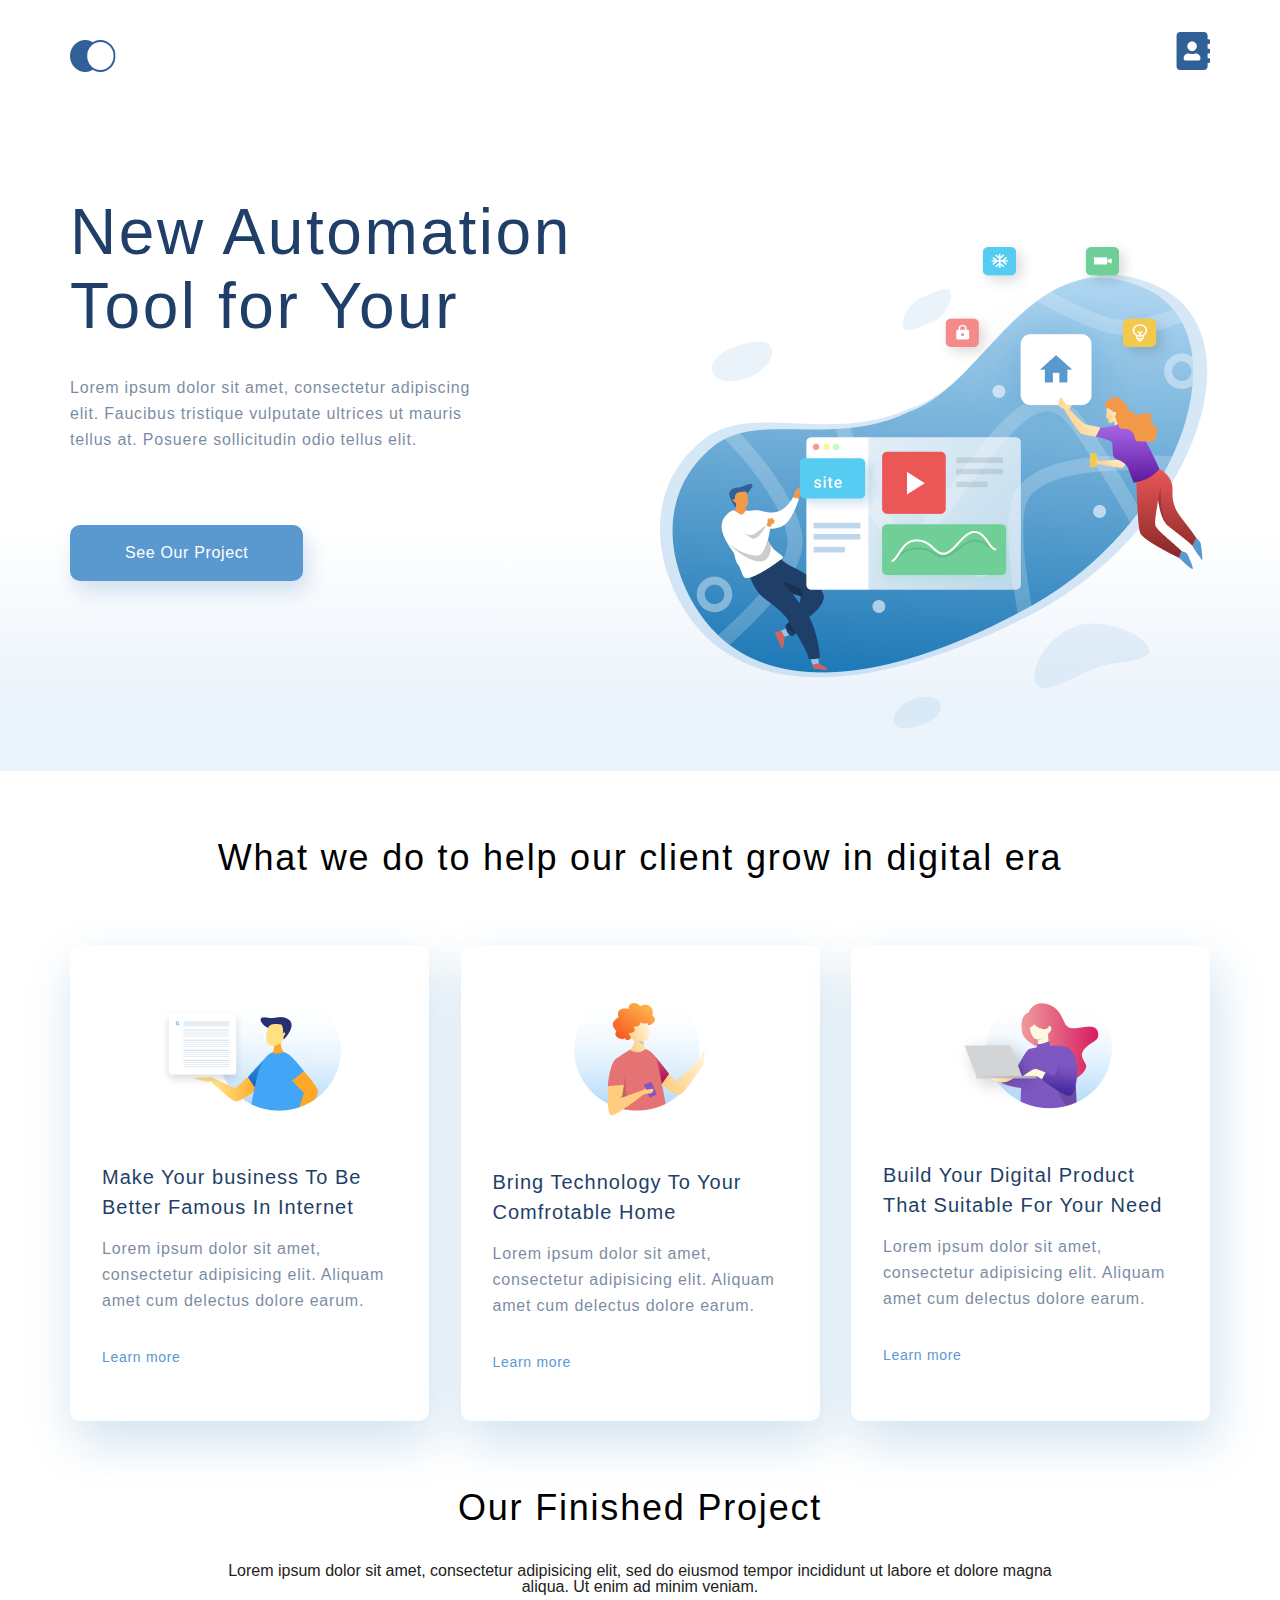
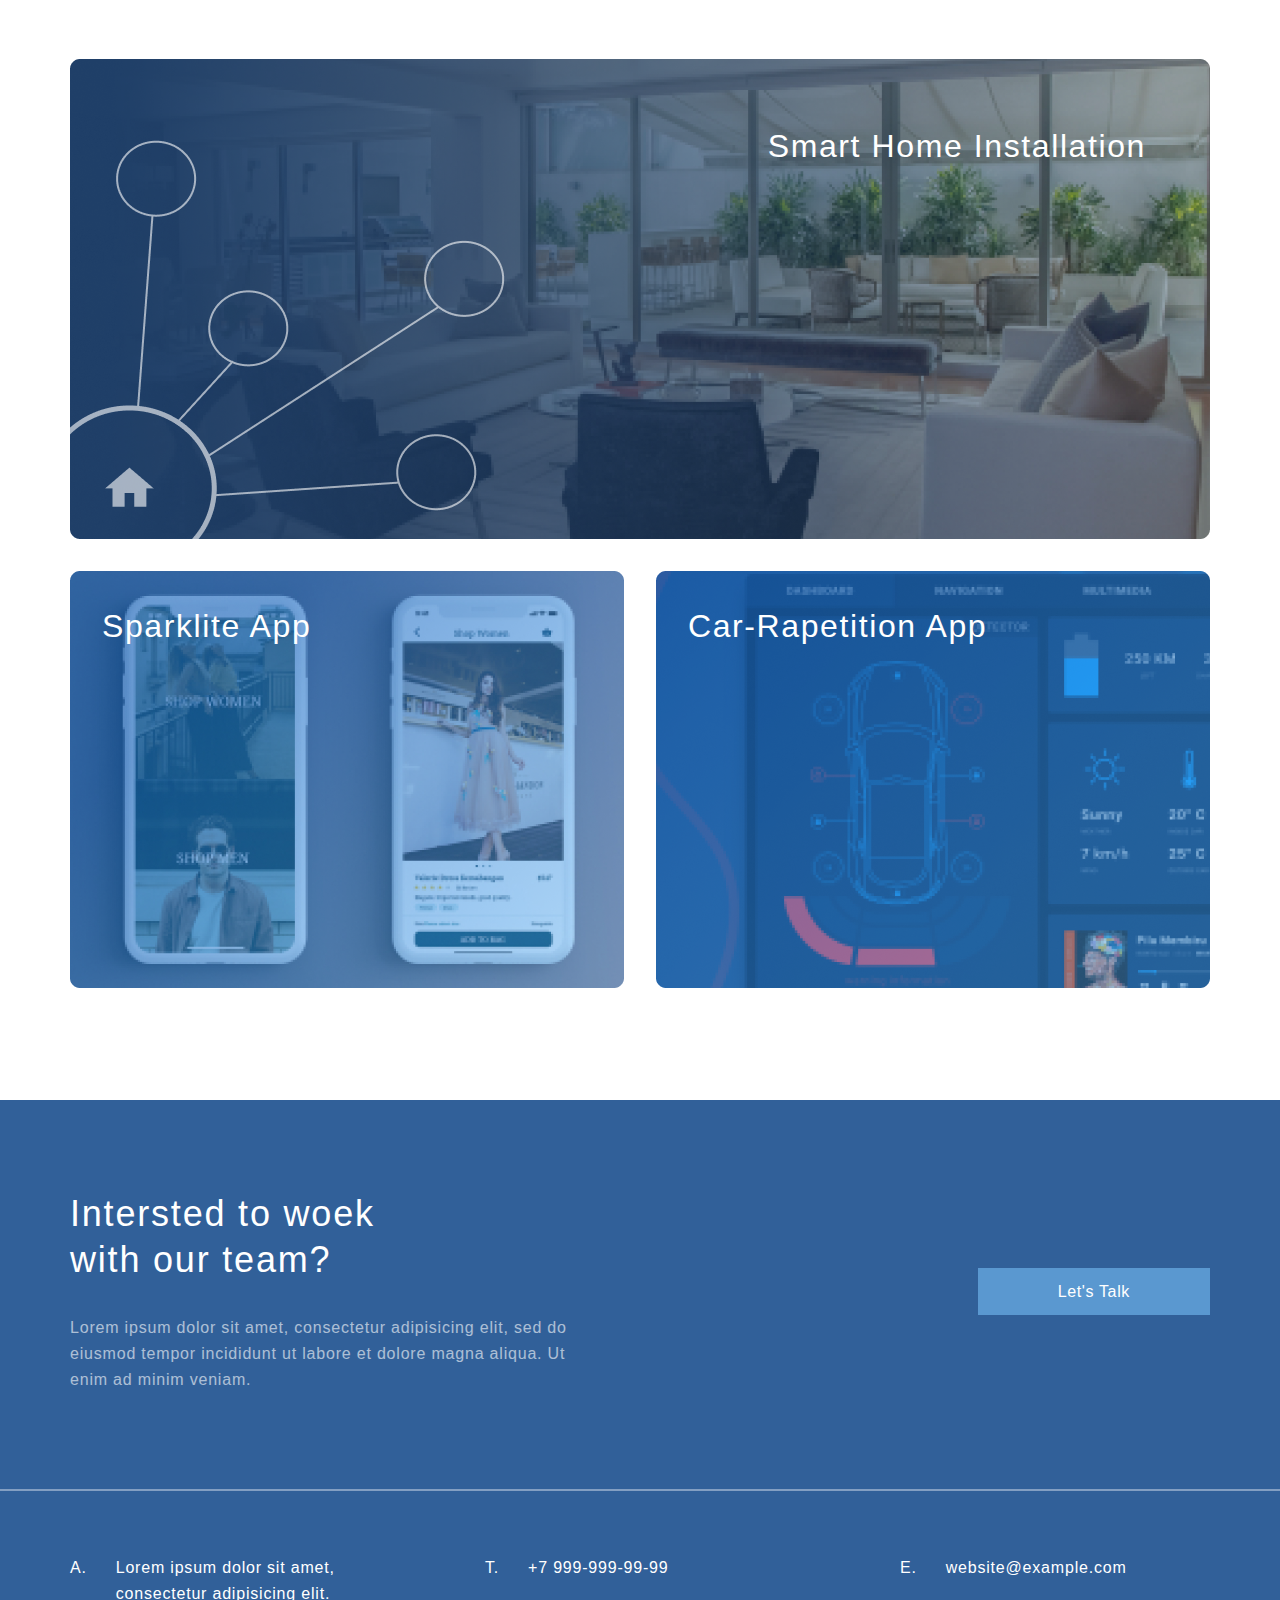
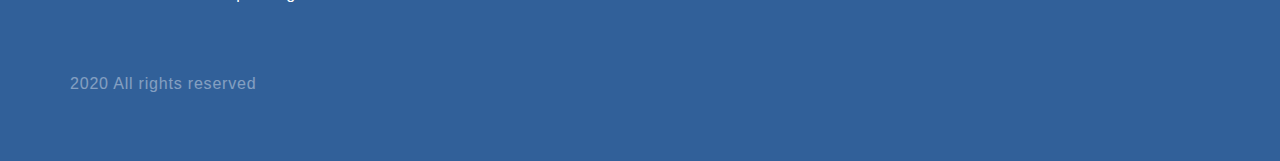
<file: index.html>
<!DOCTYPE html>
<html lang="en">
<head>
    <meta charset="UTF-8">
    <meta name="viewport" content="width=device-width, initial-scale=1.0">
    <title>Главная</title>
    <link rel="stylesheet" href="css/style.css">
</head>

<body>
<div class="wrapper">
    <div class="header">
        <div class="container ">
            <div class="header__row">
                <ul class="menu">
                    <li class="menu__item"><a href="index.html"><img src="img/menu/logo.svg" alt="logo"></a></li>
                    <li class="menu__item"><a href="contacts.html"><img src="img/menu/contacts.svg" alt="contacts"></a>
                    </li>
                </ul>
                <div class="header__info">
                    <h1 class="header__heading">New Automation Tool for Your</h1>
                    <p class='header__text'>Lorem ipsum dolor sit amet, consectetur adipiscing elit. Faucibus tristique
                        vulputate ultrices ut mauris tellus at. Posuere sollicitudin odio tellus elit.</p>
                    <a class="header__button" href="#">See Our Project</a>
                </div>
            </div>
        </div>
    </div>

    <div class="content">
        <div class="what-we-do">
            <div class="container">
                <h3 class='what-we-do__heading'>What we do to help our client grow in digital era</h3>
                <div class="what-we-do__card-box">
                    <div class="card">
                        <img class="card__img" src="img/card-box/1.png" alt="black hair">
                        <h4 class='card__heading'>Make Your business To Be Better Famous In Internet</h4>
                        <p class='card__paragraph'>Lorem ipsum dolor sit amet, consectetur adipisicing elit. Aliquam
                            amet cum delectus dolore earum.</p>
                        <a class="card__link" href="#">Learn more</a>
                    </div>
                    <div class="card">
                        <img class="card__img" src="img/card-box/2.png" alt="orange hair">
                        <h4 class='card__heading'>Bring Technology To Your Comfrotable Home</h4>
                        <p class='card__paragraph'>Lorem ipsum dolor sit amet, consectetur adipisicing elit. Aliquam
                            amet cum delectus dolore earum.</p>
                        <a class="card__link" href="#">Learn more</a>
                    </div>
                    <div class="card">
                        <img class="card__img" src="img/card-box/3.png" alt="pink hair">
                        <h4 class='card__heading'>Build Your Digital Product That Suitable For Your Need</h4>
                        <p class='card__paragraph'>Lorem ipsum dolor sit amet, consectetur adipisicing elit. Aliquam
                            amet cum delectus dolore earum.</p>
                        <a class="card__link" href="#">Learn more</a>
                    </div>
                </div>
            </div>
        </div>

        <div class="project">
            <div class="container">
                <h3 class="project__heading">Our Finished Project</h3>
                <p class="project__paragraph">Lorem ipsum dolor sit amet, consectetur adipisicing elit, sed do
                    eiusmod
                    tempor incididunt ut labore et dolore magna aliqua. Ut enim ad minim veniam.</p>
                <div class="portfolio portfolio--margin-bottom">
                    <img class="portfolio__img" src="img/portfolio/1.png" alt="photo">
                    <p class="portfolio__text portfolio__text--top-right">
                        Smart Home Installation
                    </p>
                </div>
                <div class="project__row">
                    <div class="portfolio portfolio--margin-right">
                        <img class="portfolio__img" src="img/portfolio/2.png" alt="photo">
                        <p class="portfolio__text portfolio__text--top-left">Sparklite App</p>
                    </div>
                    <div class="portfolio">
                        <img class="portfolio__img" src="img/portfolio/3.png" alt="photo">
                        <p class="portfolio__text portfolio__text--top-left">Car-Rapetition App</p>
                    </div>
                </div>
            </div>
        </div>
    </div>

    <div class="footer">
        <div class="container">
            <div class="footer-top">
                <div class="footer-top__left-side">
                    <h3 class="footer-top__header">Intersted to woek with our team?</h3>
                    <p class="footer-top__paragraph">Lorem ipsum dolor sit amet, consectetur adipisicing elit, sed do
                        eiusmod tempor incididunt ut
                        labore et dolore magna aliqua. Ut enim ad minim veniam.</p>
                </div>
                <div class="footer-top__right-side">
                    <a class="footer-top__button" href="#">Let's Talk</a>
                </div>
            </div>
        </div>
        <hr class="footer__hr">
        <div class="container">
            <div class="footer-bottom">
                <ul class="footer-bottom__list">
                    <li class="footer-bottom__item footer-bottom__item--first">Lorem ipsum dolor sit amet, consectetur adipisicing elit.</li>
                    <li class="footer-bottom__item footer-bottom__item--second">+7 999-999-99-99</li>
                    <li class="footer-bottom__item footer-bottom__item--third">website@example.com</li>
                </ul>
                <p class="footer-bottom__paragraph">2020 All rights reserved</p>
            </div>
        </div>
    </div>
</div>

</body>

</html>
</file>
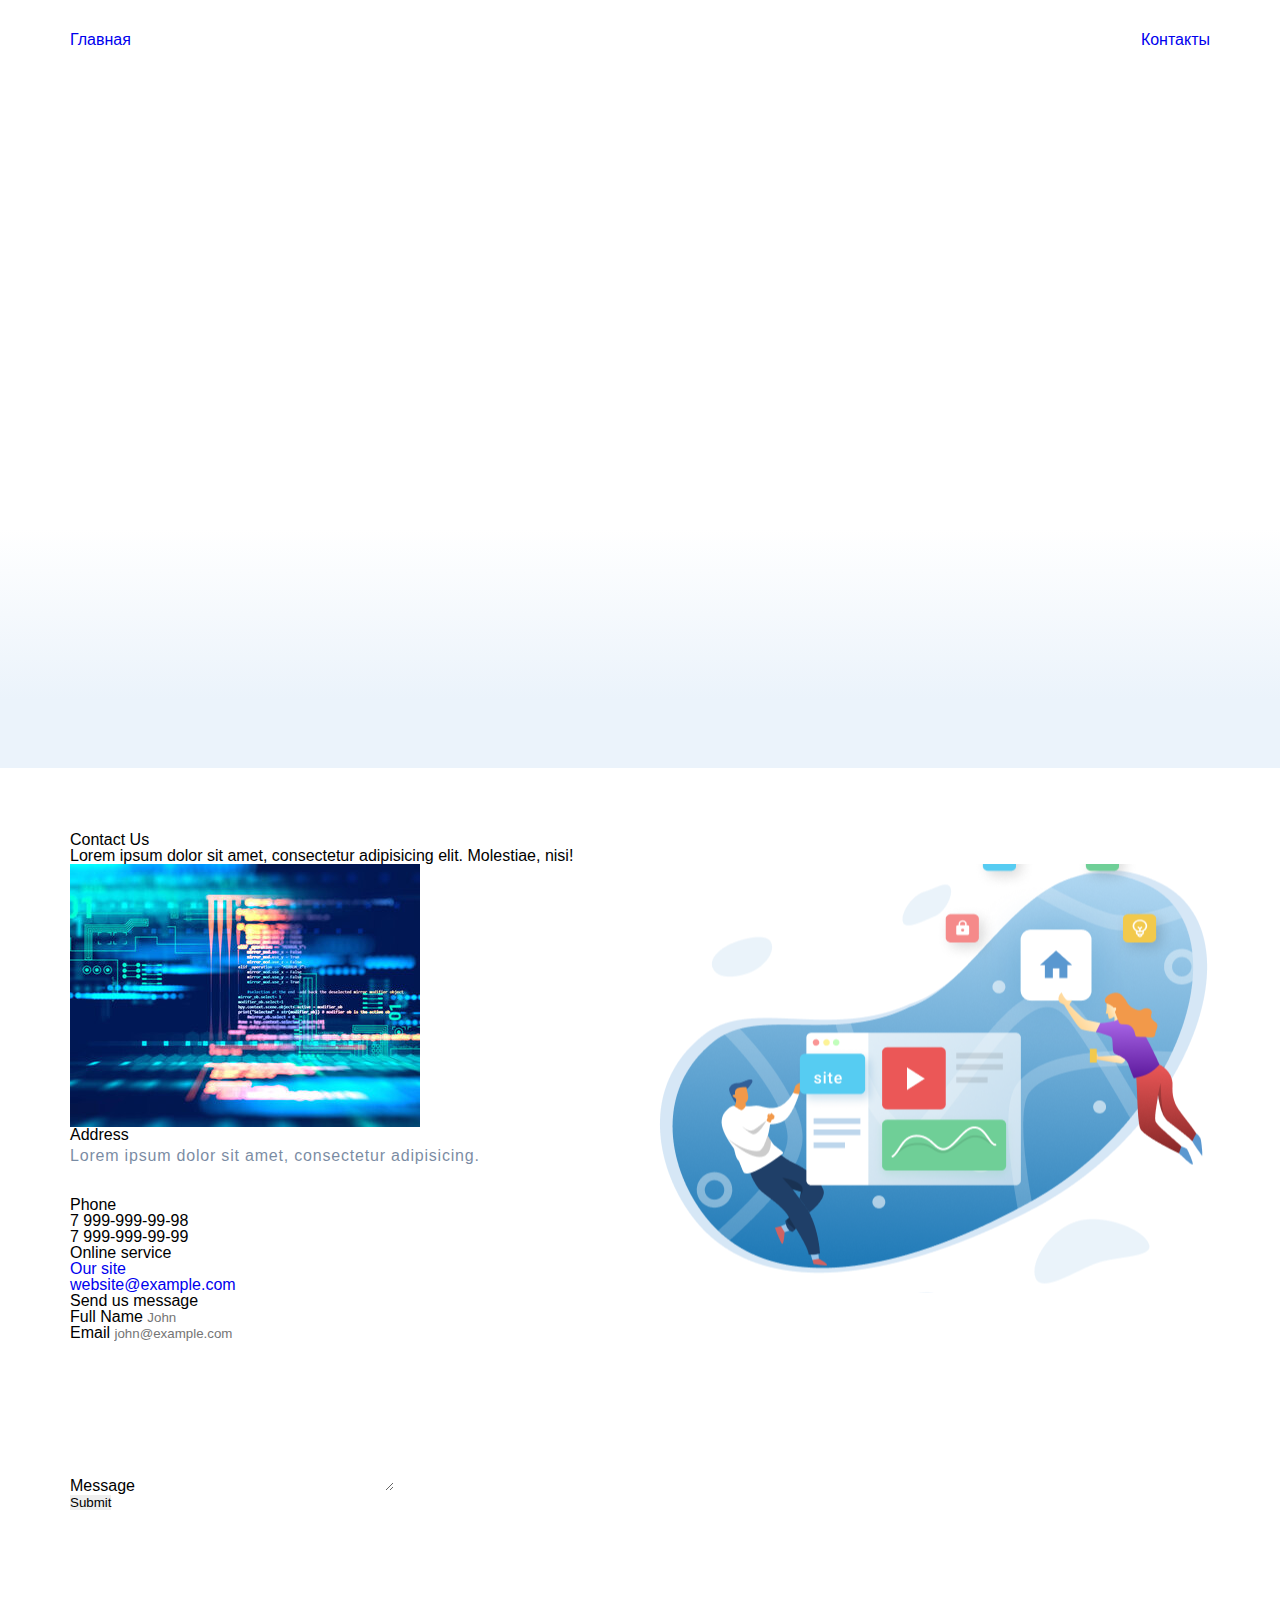
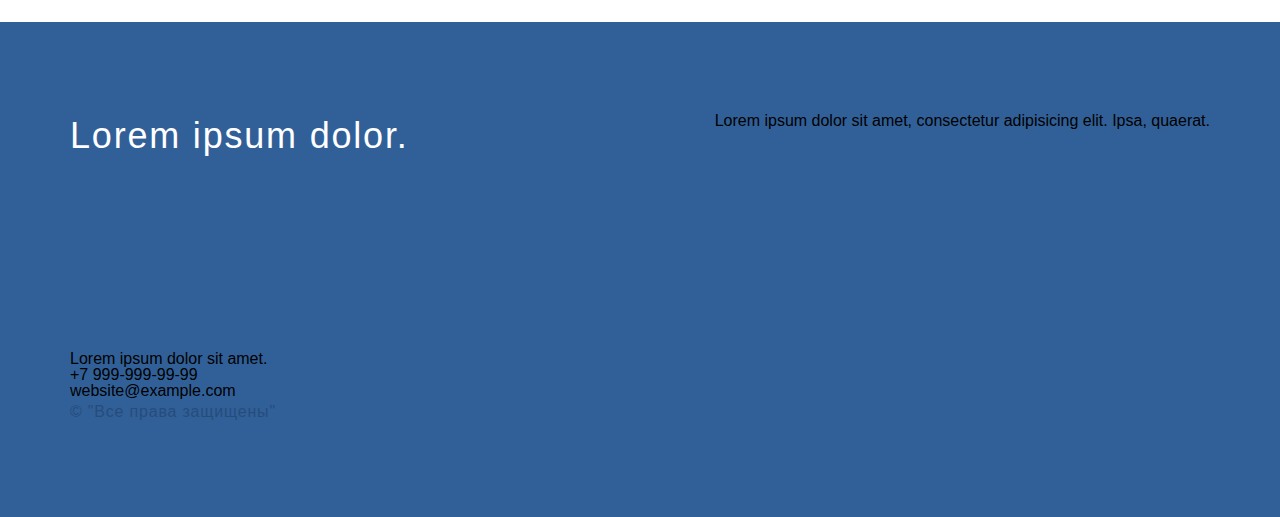
<file: contacts.html>
<!DOCTYPE html>
<html lang="en">
<head>
    <meta charset="UTF-8">
    <meta name="viewport" content="width=device-width, initial-scale=1.0">
    <meta http-equiv="X-UA-Compatible" content="ie-edge">
    <title>Контакты</title>
    <link rel="stylesheet" href="css/style.css">
</head>

<body>
<div class="wrapper">
    <div class="header">
        <div class="container">
            <ul class="menu">
                <li class="menu_item"><a href="index.html">Главная</a></li>
                <li class="menu_item"><a href="contacts.html">Контакты</a></li>
            </ul>
        </div>
    </div>

    <div class="content">
        <div class="what-we-do container">
            <div class="contact-header">
                <h2>Contact Us</h2>
                <p>Lorem ipsum dolor sit amet, consectetur adipisicing elit. Molestiae, nisi!</p>
            </div>
            <div class="contact">
                <div class="header__info">
                    <div class="info-img">
                        <img src="img/desktop.jpg" alt="desktop">
                    </div>
                    <div class="info-section">
                        <h4 class="h4-header">Address</h4>
                        <p class="card__paragraph">Lorem ipsum dolor sit amet, consectetur adipisicing.</p>
                    </div>
                    <div class="info-section">
                        <h4 class="h4-header">Phone</h4>
                        <ul>
                            <li>7 999-999-99-98</li>
                            <li>7 999-999-99-99</li>
                        </ul>
                    </div>
                    <div class="info-section">
                        <h4 class="h4-header">Online service</h4>
                        <ul>
                            <li><a href="https://www.servicesonline.opm.gov/" target="_blank">Our site</a></li>
                            <li><a href="mailto: website@example.com">website@example.com</a></li>
                        </ul>
                    </div>
                </div>
                <div class="form">
                    <h4 class="h4-header">Send us message</h4>
                    <form action="#">
                        <label>Full Name <input class="input-text" type="text" placeholder="John"></label><br>
                        <label>Email <input class="input-text" type="email" placeholder="john@example.com"></label><br>
                        <label>Message <textarea class="input-text" cols="30" rows="10"></textarea></label><br>
                        <button class="submit-button" type="submit">Submit</button>
                    </form>
                </div>
            </div>
            <div class="map">
                <script type="text/javascript" charset="utf-8" async src="https://api-maps.yandex.ru/services/constructor/1.0/js/?um=constructor%3Aac4f6e0edeabcd543a647a915bfa9636dccca03db03289a43f79887f810ea6d3&amp;width=100%25&amp;height=380&amp;lang=ru_RU&amp;scroll=true"></script>
            </div>
        </div>
    </div>

    <div class="footer">
        <div class="container">
            <div class="footer-top">
                <h3 class='footer-top__header'>Lorem ipsum dolor.</h3>
                <p>Lorem ipsum dolor sit amet, consectetur adipisicing elit. Ipsa, quaerat.</p>
            </div>
            <hr>
            <div class="footer-bottom">
                <ul class="footer-list">
                    <li class="footer-list__item">Lorem ipsum dolor sit amet.</li>
                    <li class="footer-list__item">+7 999-999-99-99</li>
                    <li class="footer-list__item">website@example.com</li>
                </ul>
                <div class="footer-bottom__copyright">
                    <p class='card__paragraph'>&copy; &quot;Все права защищены&quot;</p>
                </div>
            </div>
        </div>
    </div>
</div>
</body>

</html>
</file>
<file: css/style.css>
* {
  padding: 0;
  margin: 0;
  border: 0;
}

*, *:before, *:after {
  -moz-box-sizing: border-box;
  -webkit-box-sizing: border-box;
  box-sizing: border-box;
}

:focus, :active {
  outline: none;
}

a:focus, a:active {
  outline: none;
}

nav, footer, header, aside {
  display: block;
}

html, body {
  height: 100%;
  width: 100%;
  font-size: 100%;
  line-height: 1;
  -ms-text-size-adjust: 100%;
  -moz-text-size-adjust: 100%;
  -webkit-text-size-adjust: 100%;
}

input, button, textarea {
  font-family: inherit;
}

input::-ms-clear {
  display: none;
}

button {
  cursor: pointer;
}

button::-moz-focus-inner {
  padding: 0;
  border: 0;
}

a, a:visited {
  text-decoration: none;
}

a:hover {
  text-decoration: none;
}

ul li {
  list-style: none;
}

img {
  vertical-align: top;
}

h1, h2, h3, h4, h5, h6 {
  font-size: inherit;
  font-weight: 400;
}

a, a:visited {
  text-decoration: none;
}

a:hover {
  text-decoration: none;
}

img {
  vertical-align: top;
}

h1, h2, h3, h4, h5, h6 {
  font-size: inherit;
  font-weight: 400;
}

.wrapper {
  display: flex;
  flex-direction: column;
  min-height: 100%;
  font-family: sans-serif;
}

.content {
  flex: 1 1 auto;
}

.container {
  margin: 0 auto;
  max-width: 1140px;
}

.header {
  min-height: 768px;
  background: linear-gradient(0deg, #EBF3FB 8.84%, rgba(152, 195, 232, 0) 31.12%);
  padding-top: 32px;
}
.header__row {
  display: flex;
  flex-direction: column;
  height: 100%;
}
.header__info {
  flex-grow: 1;
  background-image: url(../img/illustration.png);
  background-repeat: no-repeat;
  background-position: right center;
}
.header__heading {
  font-size: 64px;
  font-style: normal;
  font-weight: 300;
  line-height: 74px;
  letter-spacing: 0.04em;
  text-align: left;
  max-width: 510px;
  color: #1F3F68;
  margin-bottom: 32px;
}
.header__text {
  max-width: 425px;
  font-size: 16px;
  line-height: 26px;
  letter-spacing: 0.05em;
  color: #1F3F68;
  opacity: 0.6;
  margin-bottom: 72px;
}
.header__button {
  padding: 15px 55px;
  font-size: 16px;
  line-height: 26px;
  text-align: center;
  letter-spacing: 0.04em;
  color: #FFFFFF;
  background: #5A98D0;
  box-shadow: 5px 10px 20px rgba(53, 110, 173, 0.2);
  border-radius: 10px;
  display: inline-block;
  margin-bottom: 190px;
}

.menu {
  display: flex;
  justify-content: space-between;
  list-style-type: none;
  margin-bottom: 115px;
}

.content {
  flex: 1 1 auto;
  padding-top: 64px;
  padding-bottom: 112px;
}

.what-we-do__heading {
  font-weight: 300;
  font-size: 36px;
  line-height: 46px;
  letter-spacing: 0.05em;
  text-align: center;
  color: #000000;
}
.what-we-do__card-box {
  display: flex;
  justify-content: space-between;
  padding-top: 64px;
  padding-bottom: 64px;
}

.card {
  max-width: 359px;
  padding: 44px 32px;
  background: #FFFFFF;
  box-shadow: 5px 20px 50px rgba(16, 112, 177, 0.2);
  border-radius: 10px;
  box-sizing: border-box;
  display: flex;
  flex-direction: column;
}
.card__img {
  align-self: center;
  margin-bottom: 51px;
}
.card__heading {
  font-size: 20px;
  line-height: 30px;
  letter-spacing: 0.05em;
  color: #1F3F68;
  margin-bottom: 14px;
}
.card__paragraph {
  font-size: 16px;
  line-height: 26px;
  letter-spacing: 0.05em;
  color: #1F3F68;
  opacity: 0.6;
  margin-bottom: 28px;
}
.card__link {
  font-size: 14px;
  line-height: 30px;
  letter-spacing: 0.05em;
  color: #5A98D0;
  text-decoration: none;
}

.project__heading {
  font-size: 36px;
  line-height: 46px;
  text-align: center;
  letter-spacing: 0.05em;
  color: #000000;
  margin-bottom: 32px;
}
.project__paragraph {
  max-width: 75%;
  color: #222222;
  opacity: 1;
  text-align: center;
  margin: 0 auto 64px;
}
.project__row {
  display: flex;
  justify-content: space-between;
}

.portfolio {
  position: relative;
  flex-grow: 1;
}
.portfolio__img {
  width: 100%;
}
.portfolio__text {
  font-size: 32px;
  line-height: 46px;
  text-align: right;
  letter-spacing: 0.05em;
  color: #FFFFFF;
  opacity: 1;
}
.portfolio__text--top-right {
  position: absolute;
  right: 64px;
  top: 64px;
}
.portfolio__text--top-left {
  position: absolute;
  left: 32px;
  top: 32px;
}
.portfolio--margin-right {
  margin-right: 32px;
}
.portfolio--margin-bottom {
  margin-bottom: 32px;
}

.footer {
  background: #316099;
}
.footer__hr {
  opacity: 0.4;
  border: 1px solid #FFFFFF;
}

.footer-top {
  display: flex;
  justify-content: space-between;
  padding: 91px 0 96px;
}
.footer-top__header {
  max-width: 340px;
  font-size: 36px;
  line-height: 46px;
  letter-spacing: 0.05em;
  color: #FFFFFF;
  margin-bottom: 32px;
}
.footer-top__paragraph {
  font-size: 16px;
  line-height: 26px;
  letter-spacing: 0.05em;
  color: #FFFFFF;
  opacity: 0.6;
  max-width: 500px;
}
.footer-top__right-side {
  align-self: center;
}
.footer-top__button {
  background: #5A98D0;
  text-align: center;
  letter-spacing: 0.04em;
  color: #FFFFFF;
  text-decoration: none;
  padding: 15px 80px;
  font-size: 16px;
  line-height: 26px;
}

.footer-bottom {
  padding: 64px 0;
}
.footer-bottom__list {
  display: flex;
  justify-content: space-between;
  font-size: 16px;
  line-height: 26px;
  letter-spacing: 0.05em;
  color: #FFFFFF;
  list-style-type: upper-alpha;
  list-style-position: inside;
  margin-bottom: 64px;
}
.footer-bottom__item {
  flex-grow: 1;
  max-width: 310px;
  display: inherit;
}
.footer-bottom__item:before {
  margin-right: 29px;
}
.footer-bottom__item--first:before {
  content: "A.";
}
.footer-bottom__item--second:before {
  content: "T.";
}
.footer-bottom__item--third:before {
  content: "E.";
}
.footer-bottom__paragraph {
  font-size: 16px;
  line-height: 26px;
  letter-spacing: 0.05em;
  color: #FFFFFF;
  opacity: 0.4;
}

@media (max-width: 1024px) {
  .header {
    padding-left: 32px;
    padding-right: 32px;
  }
  .header__info {
    background-size: 48%;
    min-height: 576px;
    background-position: right 175px;
  }

  .content {
    padding-left: 32px;
    padding-right: 32px;
  }

  .what-we-do__card-box {
    flex-direction: column;
    align-items: center;
    padding-bottom: 95px;
  }

  .card {
    margin-bottom: 32px;
  }

  .project__paragraph {
    font-size: 16px;
    line-height: 26px;
    letter-spacing: 0.05em;
  }

  .portfolio__text--top-right {
    top: 19px;
    left: 19px;
  }
  .portfolio__text--top-left {
    top: 19px;
    left: 19px;
  }

  .footer-top {
    padding: 47px 124px 64px;
  }
  .footer-top__left-side {
    max-width: 336px;
  }
  .footer-top__button {
    padding: 7px 33px;
  }

  .footer-bottom {
    padding: 64px 124px;
  }
  .footer-bottom__list {
    flex-direction: column;
    justify-content: space-between;
    height: 130px;
    margin-bottom: 60px;
  }
  .footer-bottom__item {
    max-width: none;
  }
}
@media (max-width: 767px) {
  .header {
    padding: 21px 16px 0;
    min-height: 376px;
  }
  .header__info {
    text-align: center;
    background-image: none;
    display: flex;
    flex-direction: column;
    align-items: center;
    min-height: auto;
  }
  .header__heading {
    text-align: center;
    font-weight: 300;
    font-size: 32px;
    line-height: 37px;
    letter-spacing: 0.04em;
    margin-bottom: 12px;
  }
  .header__text {
    margin-bottom: 28px;
    color: #1F3F68;
  }
  .header__button {
    padding: 0 8px;
    font-size: 12px;
    line-height: 26px;
    margin-bottom: 42px;
  }

  .menu {
    margin-bottom: 33px;
  }

  .content {
    padding: 48px 16px 64px;
  }

  .what-we-do__heading {
    font-weight: 300;
    font-size: 24px;
    line-height: 28px;
    text-align: center;
    color: #000000;
  }
  .what-we-do__card-box {
    padding: 32px 0 64px;
  }

  .card:last-child {
    margin-bottom: 0;
  }

  .project__heading {
    font-weight: 300;
    font-size: 24px;
    line-height: 28px;
    text-align: center;
    color: #000000;
  }
  .project__paragraph {
    max-width: none;
    font-size: 16px;
    line-height: 26px;
    text-align: center;
    letter-spacing: 0.05em;
    color: #222222;
    margin-bottom: 82px;
  }
  .project__row {
    flex-direction: column;
  }

  .portfolio {
    margin-bottom: 16px;
  }
  .portfolio--margin-right {
    margin-right: 0;
  }
  .portfolio__text {
    font-size: 16px;
    line-height: 19px;
  }
  .portfolio__text--top-left {
    top: 16px;
    left: 16px;
  }
  .portfolio__text--top-right {
    top: 16px;
    right: 16px;
  }

  .footer-top {
    padding: 18px 16px 41px;
    display: flex;
    flex-direction: column;
    align-items: center;
  }
  .footer-top__header {
    max-width: 100%;
    text-align: center;
    font-size: 24px;
    line-height: 28px;
    color: #FFFFFF;
    padding: 0 35px;
  }
  .footer-top__paragraph {
    max-width: 336px;
    text-align: center;
    margin-bottom: 40px;
  }
  .footer-top__button {
    padding: 7px 20px;
  }

  .footer-bottom {
    padding: 32px 16px;
    display: flex;
    flex-direction: column;
  }
  .footer-bottom__list {
    flex-direction: column;
    justify-content: space-between;
    height: 100px;
    list-style-type: decimal;
    font-size: 16px;
    line-height: 19px;
    letter-spacing: 0.05em;
    margin-bottom: 35px;
  }
  .footer-bottom__item {
    flex-grow: initial;
  }
  .footer-bottom__item--first:before {
    content: "1.";
  }
  .footer-bottom__item--second:before {
    content: "2.";
  }
  .footer-bottom__item--third:before {
    content: "3.";
  }
  .footer-bottom__paragraph {
    align-self: center;
  }
}

/*# sourceMappingURL=style.css.map */
</file>
